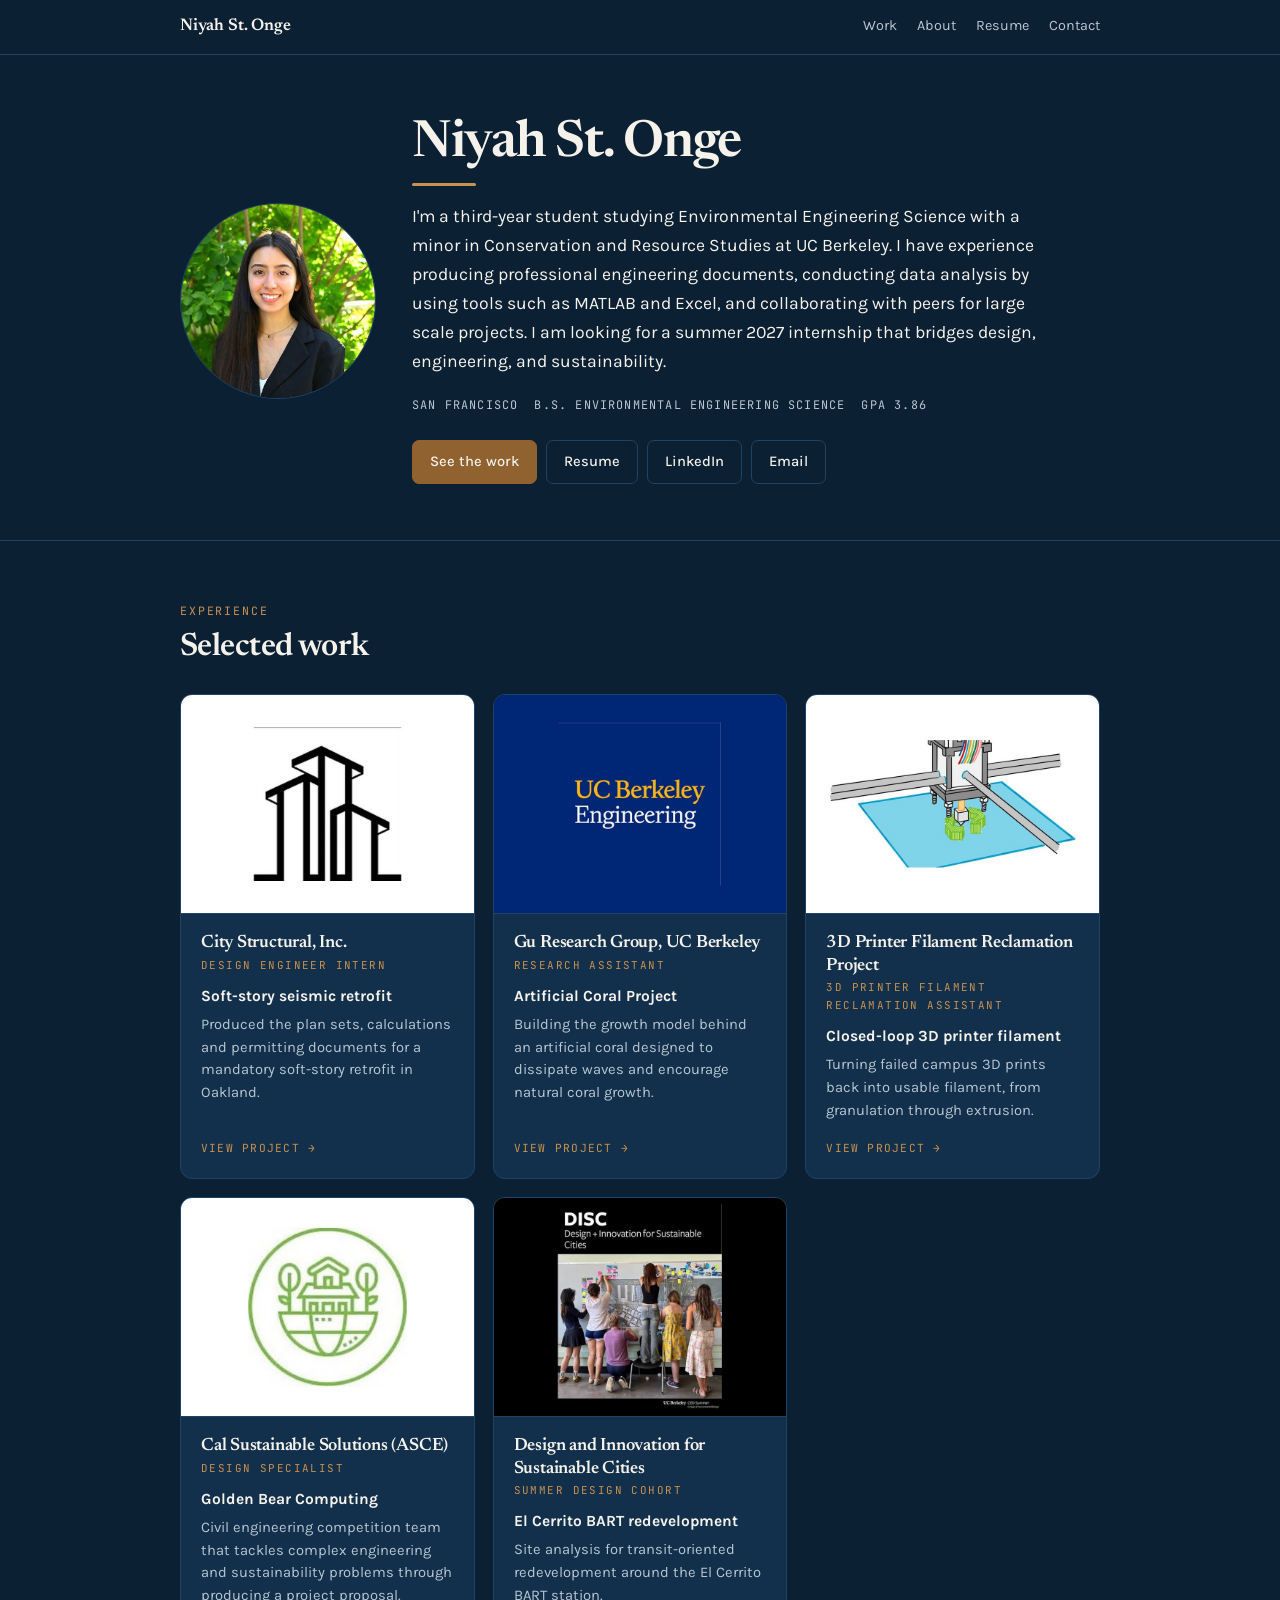
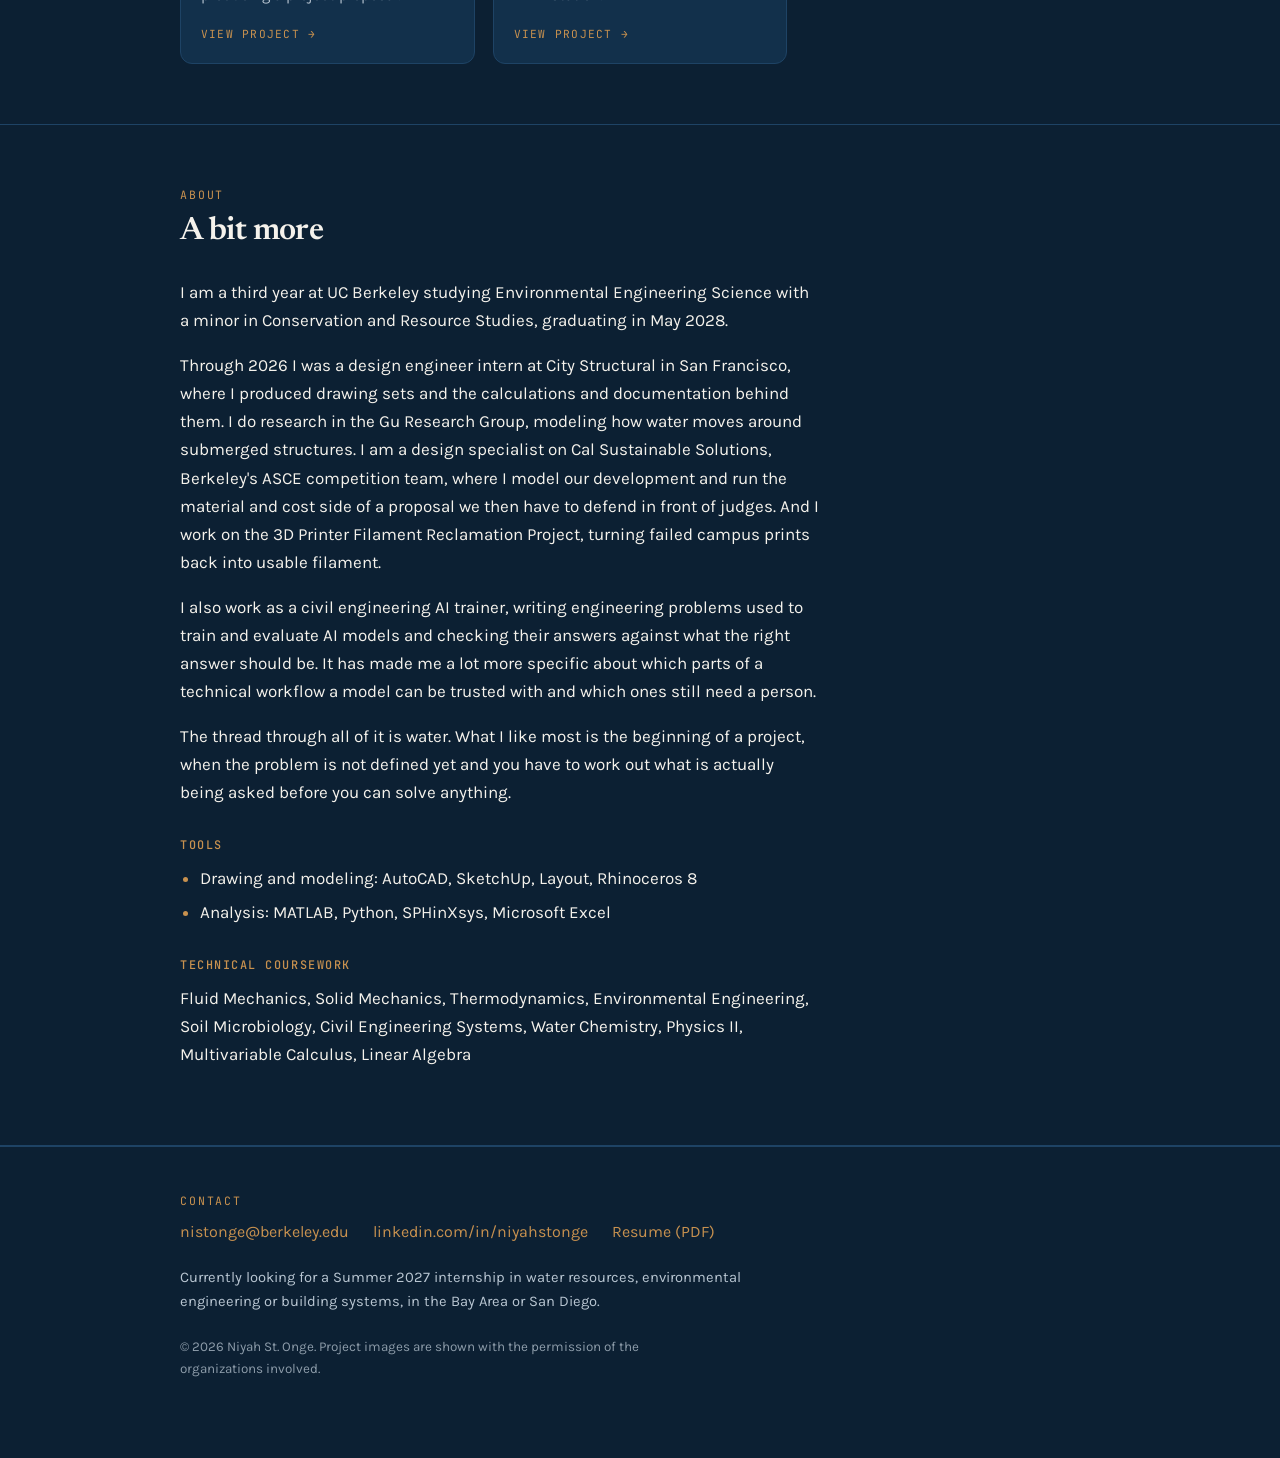
<file: index.html>
<!DOCTYPE html>
<html lang="en">
<head>
<meta charset="utf-8">
<meta name="viewport" content="width=device-width, initial-scale=1">
<title>Niyah St. Onge</title>
<meta name="description" content="Environmental Engineering Science at UC Berkeley. Selected work in water, coastal hydrodynamics and building design.">
<link rel="preconnect" href="https://fonts.googleapis.com">
<link rel="preconnect" href="https://fonts.gstatic.com" crossorigin>
<link rel="stylesheet" href="https://fonts.googleapis.com/css2?family=Newsreader:ital,opsz,wght@0,6..72,400;0,6..72,600;1,6..72,400&family=Karla:wght@400;500;700&family=JetBrains+Mono:wght@400;500&display=swap">
<link rel="stylesheet" href="style.css">
</head>
<body>
<nav>
  <div class="wrap">
    <a class="me" href="index.html">Niyah St. Onge</a>
    <a href="index.html#work">Work</a>
    <a href="index.html#about">About</a>
    <a href="assets/NiyahStOnge_Resume.pdf">Resume</a>
    <a href="index.html#contact">Contact</a>
  </div>
</nav>

<header class="hero">
  <div class="wrap hero-inner">
    <!-- PHOTO: replace assets/portrait.jpg with your own photo, roughly square works best.
         If you have no photo yet the monogram below shows instead. -->
    <div class="portrait">
      <img src="assets/portrait.jpg" alt="Niyah St. Onge" width="420" height="420"
           onerror="this.closest('.portrait').classList.add('no-photo');this.remove();">
      <span class="monogram" aria-hidden="true">NS</span>
    </div>
    <div class="hero-text">
      <h1>Niyah St. Onge</h1>
      <p class="standfirst">I'm a third-year student studying Environmental Engineering Science with a minor in Conservation and Resource Studies at UC Berkeley. I have experience producing professional engineering documents, conducting data analysis by using tools such as MATLAB and Excel, and collaborating with peers for large scale projects. I am looking for a summer 2027 internship that bridges design, engineering, and sustainability.</p>
      <div class="meta"><span>San Francisco</span><span>B.S. Environmental Engineering Science</span><span>GPA 3.86</span></div>
      <div class="links">
        <a class="primary" href="#work">See the work</a>
        <a href="assets/NiyahStOnge_Resume.pdf">Resume</a>
        <a href="https://www.linkedin.com/in/niyahstonge">LinkedIn</a>
        <a href="mailto:nistonge@berkeley.edu">Email</a>
      </div>
    </div>
  </div>
</header>

<main>
<section id="work">
  <div class="wrap">
    <p class="kicker">Experience</p>
    <h2 class="section-title">Selected work</h2>
    <div class="cards">
      <a class="card" href="retrofit.html">
        <span class="card-media">
          <!-- IMAGE: drop a photo at assets/card-retrofit.jpg to replace the icon -->
          <img src="assets/card-retrofit.jpg" alt="" loading="lazy"
               onerror="this.closest('.card-media').classList.add('no-img');this.remove();">
          <span class="card-fallback" aria-hidden="true"><svg viewBox="0 0 48 48" fill="none" stroke="currentColor" stroke-width="2" stroke-linecap="round" stroke-linejoin="round" aria-hidden="true"><path d="M8 42V14l16-8 16 8v28"/><path d="M8 28h32"/><path d="M8 28 24 42"/><path d="M40 28 24 42"/><path d="M14 14v14M34 14v14"/></svg></span>
        </span>
        <span class="card-body">
          <span class="card-org">City Structural, Inc.</span>
          <span class="card-role">Design Engineer Intern</span>
          <span class="card-title">Soft-story seismic retrofit</span>
          <span class="card-desc">Produced the plan sets, calculations and permitting documents for a mandatory soft-story retrofit in Oakland.</span>
          <span class="card-go">View project</span>
        </span>
      </a>
      <a class="card" href="research.html">
        <span class="card-media">
          <!-- IMAGE: drop a photo at assets/card-research.jpg to replace the icon -->
          <img src="assets/card-research.jpg" alt="" loading="lazy"
               onerror="this.closest('.card-media').classList.add('no-img');this.remove();">
          <span class="card-fallback" aria-hidden="true"><svg viewBox="0 0 48 48" fill="none" stroke="currentColor" stroke-width="2" stroke-linecap="round" stroke-linejoin="round" aria-hidden="true"><path d="M24 42V27"/><path d="M24 27c0-5-6-7-6-12M24 27c0-5 6-7 6-12"/><path d="M18 15c0-3-3-4-3-7M18 15c0-3 2-4 2-7M30 15c0-3 3-4 3-7M30 15c0-3-2-4-2-7"/><path d="M12 42h24"/><path d="M4 34c2-2 4 2 6 0M38 34c2-2 4 2 6 0"/><path d="M4 22c2-2 4 2 6 0M38 22c2-2 4 2 6 0"/></svg></span>
        </span>
        <span class="card-body">
          <span class="card-org">Gu Research Group, UC Berkeley</span>
          <span class="card-role">Research Assistant</span>
          <span class="card-title">Artificial Coral Project</span>
          <span class="card-desc">Building the growth model behind an artificial coral designed to dissipate waves and encourage natural coral growth.</span>
          <span class="card-go">View project</span>
        </span>
      </a>
      <a class="card" href="filament.html">
        <span class="card-media">
          <!-- IMAGE: drop a photo at assets/card-filament.jpg to replace the icon -->
          <img src="assets/card-filament.jpg" alt="" loading="lazy"
               onerror="this.closest('.card-media').classList.add('no-img');this.remove();">
          <span class="card-fallback" aria-hidden="true"><svg viewBox="0 0 48 48" fill="none" stroke="currentColor" stroke-width="2" stroke-linecap="round" stroke-linejoin="round" aria-hidden="true"><circle cx="24" cy="30" r="11"/><circle cx="24" cy="30" r="3.2"/><path d="M24 19c0-5 4-7 8-7"/><path d="M13 12h8l-2.5 5"/><path d="M35 7l3 5-5.6.6"/><path d="M8 41h32"/></svg></span>
        </span>
        <span class="card-body">
          <span class="card-org">3D Printer Filament Reclamation Project</span>
          <span class="card-role">3D Printer Filament Reclamation Assistant</span>
          <span class="card-title">Closed-loop 3D printer filament</span>
          <span class="card-desc">Turning failed campus 3D prints back into usable filament, from granulation through extrusion.</span>
          <span class="card-go">View project</span>
        </span>
      </a>
      <a class="card" href="goldenbear.html">
        <span class="card-media">
          <!-- IMAGE: drop a photo at assets/card-goldenbear.jpg to replace the icon -->
          <img src="assets/card-goldenbear.jpg" alt="" loading="lazy"
               onerror="this.closest('.card-media').classList.add('no-img');this.remove();">
          <span class="card-fallback" aria-hidden="true"><svg viewBox="0 0 48 48" fill="none" stroke="currentColor" stroke-width="2" stroke-linecap="round" stroke-linejoin="round" aria-hidden="true"><path d="M6 42V22h10v20"/><path d="M20 42V10h8v32"/><path d="M32 42V26h10v16"/><path d="M4 42h40"/><path d="M24 4v6"/><path d="M36 20c0-3 2-5 4-5 0 3-2 5-4 5Z"/></svg></span>
        </span>
        <span class="card-body">
          <span class="card-org">Cal Sustainable Solutions (ASCE)</span>
          <span class="card-role">Design Specialist</span>
          <span class="card-title">Golden Bear Computing</span>
          <span class="card-desc">Civil engineering competition team that tackles complex engineering and sustainability problems through producing a project proposal.</span>
          <span class="card-go">View project</span>
        </span>
      </a>
      <a class="card" href="disc.html">
        <span class="card-media">
          <!-- IMAGE: drop a photo at assets/card-disc.jpg to replace the icon -->
          <img src="assets/card-disc.jpg" alt="" loading="lazy"
               onerror="this.closest('.card-media').classList.add('no-img');this.remove();">
          <span class="card-fallback" aria-hidden="true"><svg viewBox="0 0 48 48" fill="none" stroke="currentColor" stroke-width="2" stroke-linecap="round" stroke-linejoin="round" aria-hidden="true"><rect x="14" y="8" width="20" height="24" rx="4"/><path d="M14 22h20"/><path d="M19 38l-4 6M29 38l4 6"/><circle cx="19" cy="27" r="1.4" fill="currentColor" stroke="none"/><circle cx="29" cy="27" r="1.4" fill="currentColor" stroke="none"/><path d="M4 42h40"/></svg></span>
        </span>
        <span class="card-body">
          <span class="card-org">Design and Innovation for Sustainable Cities</span>
          <span class="card-role">Summer Design Cohort</span>
          <span class="card-title">El Cerrito BART redevelopment</span>
          <span class="card-desc">Site analysis for transit-oriented redevelopment around the El Cerrito BART station.</span>
          <span class="card-go">View project</span>
        </span>
      </a>
    </div>
  </div>
</section>

<section id="about">
  <div class="wrap">
    <p class="kicker">About</p>
    <h2 class="section-title">A bit more</h2>
    <p>I am a third year at UC Berkeley studying Environmental Engineering Science with a minor in Conservation and Resource Studies, graduating in May 2028.</p>
    <p>Through 2026 I was a design engineer intern at City Structural in San Francisco, where I produced drawing sets and the calculations and documentation behind them. I do research in the Gu Research Group, modeling how water moves around submerged structures. I am a design specialist on Cal Sustainable Solutions, Berkeley's ASCE competition team, where I model our development and run the material and cost side of a proposal we then have to defend in front of judges. And I work on the 3D Printer Filament Reclamation Project, turning failed campus prints back into usable filament.</p>
    <p>I also work as a civil engineering AI trainer, writing engineering problems used to train and evaluate AI models and checking their answers against what the right answer should be. It has made me a lot more specific about which parts of a technical workflow a model can be trusted with and which ones still need a person.</p>
    <p>The thread through all of it is water. What I like most is the beginning of a project, when the problem is not defined yet and you have to work out what is actually being asked before you can solve anything.</p>
    <h3>Tools</h3>
    <ul class="plain">
      <li>Drawing and modeling: AutoCAD, SketchUp, Layout, Rhinoceros 8</li>
      <li>Analysis: MATLAB, Python, SPHinXsys, Microsoft Excel</li>
    </ul>
    <h3>Technical coursework</h3>
    <p>Fluid Mechanics, Solid Mechanics, Thermodynamics, Environmental Engineering, Soil Microbiology, Civil Engineering Systems, Water Chemistry, Physics II, Multivariable Calculus, Linear Algebra</p>
  </div>
</section>
</main>

<footer id="contact">
  <div class="wrap">
    <p class="kicker">Contact</p>
    <div class="contact-row">
      <a href="mailto:nistonge@berkeley.edu">nistonge@berkeley.edu</a>
      <a href="https://www.linkedin.com/in/niyahstonge">linkedin.com/in/niyahstonge</a>
      <a href="assets/NiyahStOnge_Resume.pdf">Resume (PDF)</a>
    </div>
    <p>Currently looking for a Summer 2027 internship in water resources, environmental engineering or building systems, in the Bay Area or San Diego.</p>
    <p class="fineprint">&copy; 2026 Niyah St. Onge. Project images are shown with the permission of the organizations involved.</p>
  </div>
</footer>
</body>
</html>
</file>
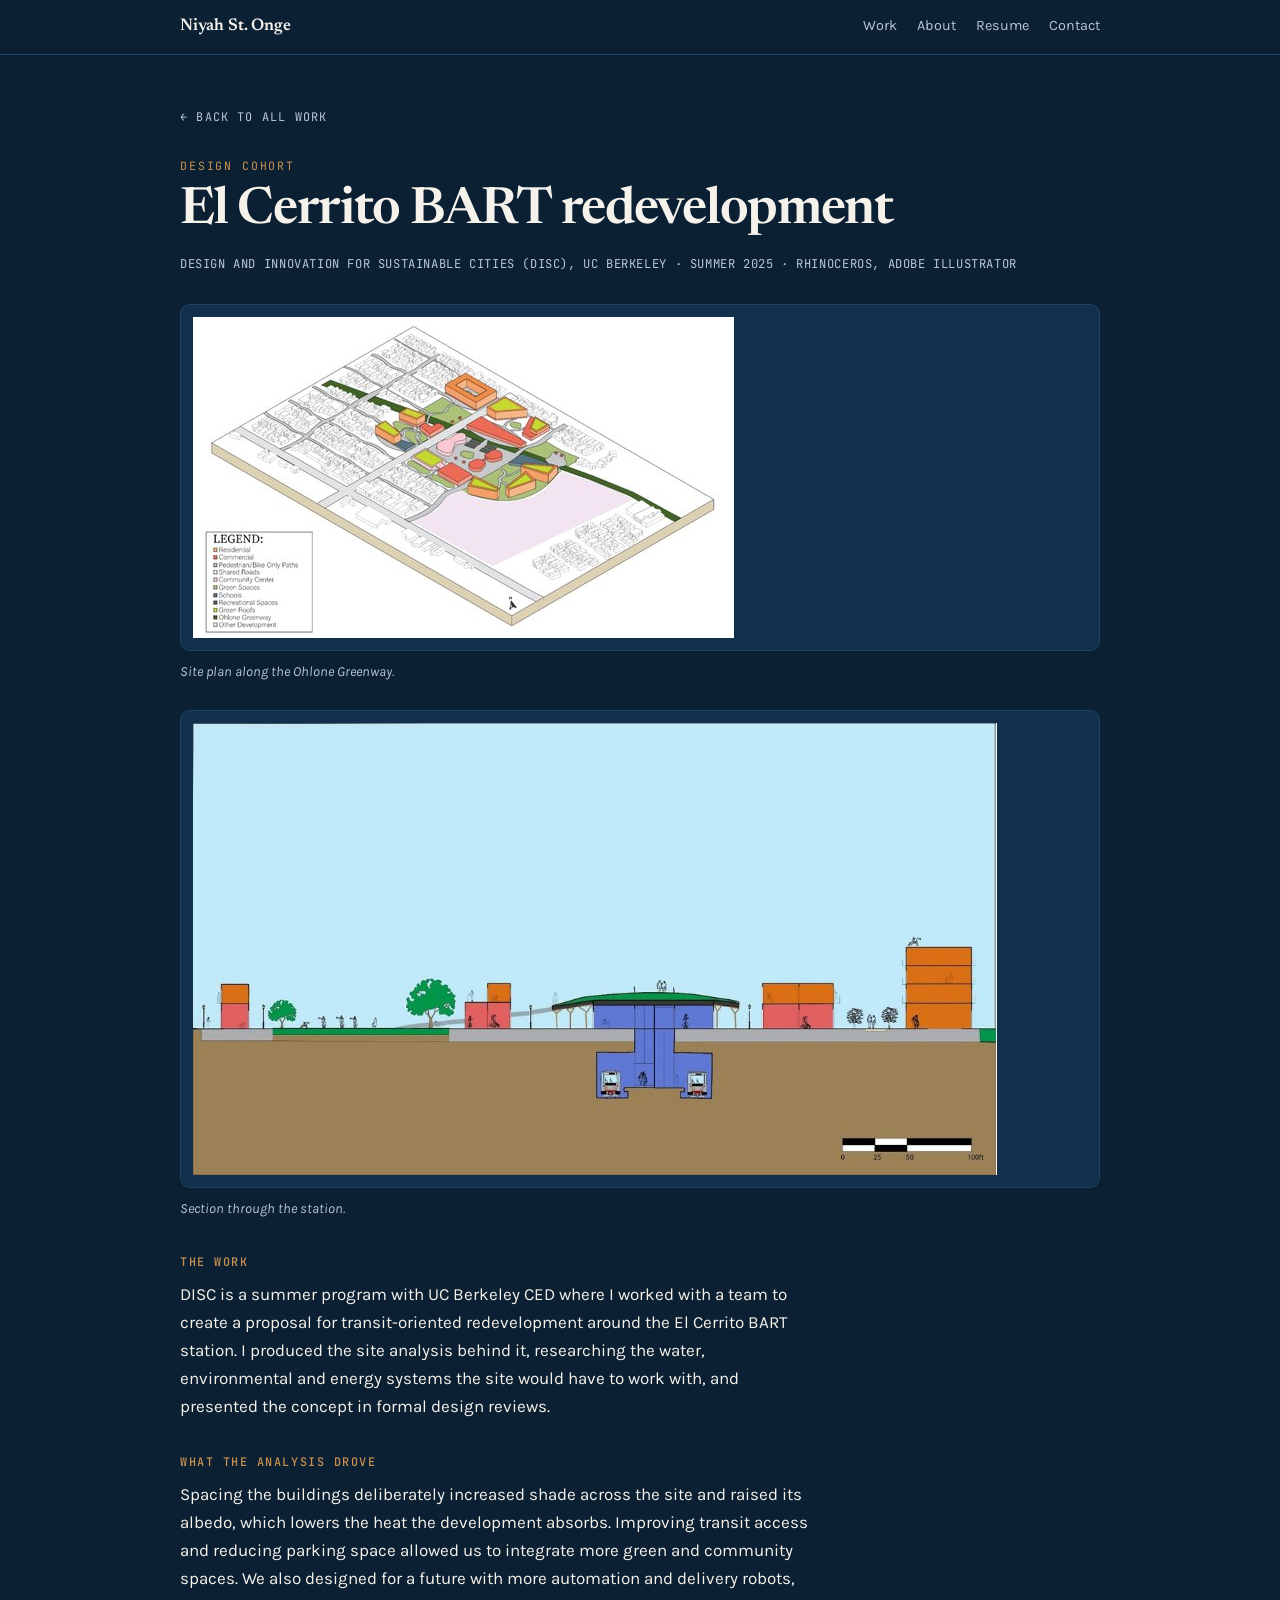
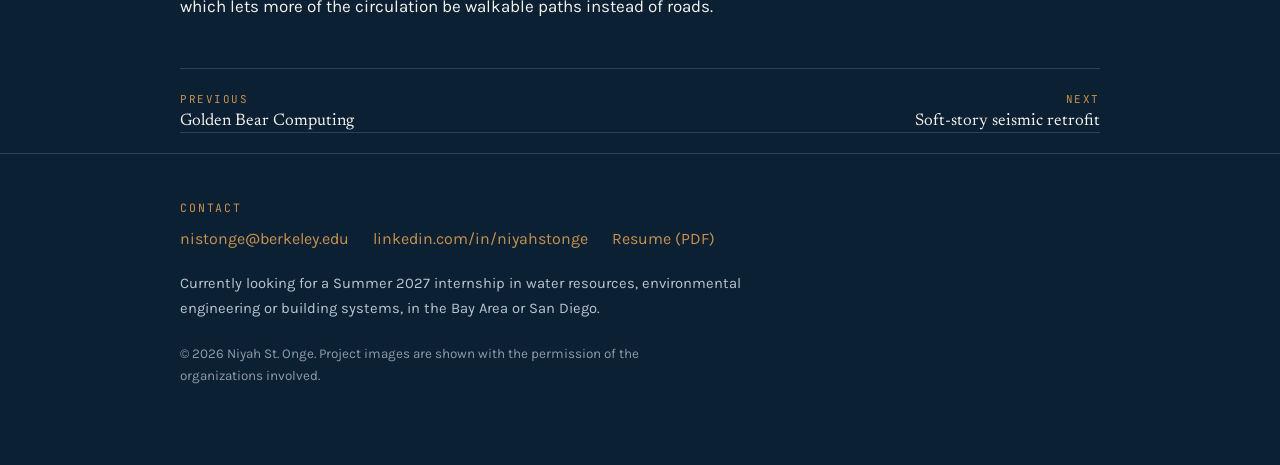
<file: disc.html>
<!DOCTYPE html>
<html lang="en">
<head>
<meta charset="utf-8">
<meta name="viewport" content="width=device-width, initial-scale=1">
<title>El Cerrito BART redevelopment — Niyah St. Onge</title>
<meta name="description" content="Site analysis for transit-oriented redevelopment around the El Cerrito BART station.">
<link rel="preconnect" href="https://fonts.googleapis.com">
<link rel="preconnect" href="https://fonts.gstatic.com" crossorigin>
<link rel="stylesheet" href="https://fonts.googleapis.com/css2?family=Newsreader:ital,opsz,wght@0,6..72,400;0,6..72,600;1,6..72,400&family=Karla:wght@400;500;700&family=JetBrains+Mono:wght@400;500&display=swap">
<link rel="stylesheet" href="style.css">
</head>
<body>
<nav>
  <div class="wrap">
    <a class="me" href="index.html">Niyah St. Onge</a>
    <a href="index.html#work">Work</a>
    <a href="index.html#about">About</a>
    <a href="assets/NiyahStOnge_Resume.pdf">Resume</a>
    <a href="index.html#contact">Contact</a>
  </div>
</nav>

<main class="project">
  <div class="wrap">
  <a class="back" href="index.html#work">Back to all work</a>
  <p class="kicker">Design cohort</p>
  <h1>El Cerrito BART redevelopment</h1>
  <p class="sub">Design and Innovation for Sustainable Cities (DISC), UC Berkeley &middot; Summer 2025 &middot; Rhinoceros, Adobe Illustrator</p>

  <figure>
    <div class="shot"><img src="assets/disc-plan.jpg" alt="Axonometric site plan of the El Cerrito BART redevelopment along the Ohlone Greenway" loading="lazy" width="541" height="321"></div>
    <figcaption>Site plan along the Ohlone Greenway.</figcaption>
  </figure>

  <figure>
    <div class="shot"><img src="assets/disc-section.jpg" alt="Section drawing through the El Cerrito BART station showing the below grade platform and adjacent development" loading="lazy" width="804" height="452"></div>
    <figcaption>Section through the station.</figcaption>
  </figure>

  <h2>The work</h2>
  <p>DISC is a summer program with UC Berkeley CED where I worked with a team to create a proposal for transit-oriented redevelopment around the El Cerrito BART station. I produced the site analysis behind it, researching the water, environmental and energy systems the site would have to work with, and presented the concept in formal design reviews.</p>

  <h2>What the analysis drove</h2>
  <p>Spacing the buildings deliberately increased shade across the site and raised its albedo, which lowers the heat the development absorbs. Improving transit access and reducing parking space allowed us to integrate more green and community spaces. We also designed for a future with more automation and delivery robots, which lets more of the circulation be walkable paths instead of roads.</p>

  <nav class="pager">
    <a href="goldenbear.html"><span>Previous</span>Golden Bear Computing</a>
    <a href="retrofit.html" class="right"><span>Next</span>Soft-story seismic retrofit</a>
  </nav>
  </div>
</main>

<footer id="contact">
  <div class="wrap">
    <p class="kicker">Contact</p>
    <div class="contact-row">
      <a href="mailto:nistonge@berkeley.edu">nistonge@berkeley.edu</a>
      <a href="https://www.linkedin.com/in/niyahstonge">linkedin.com/in/niyahstonge</a>
      <a href="assets/NiyahStOnge_Resume.pdf">Resume (PDF)</a>
    </div>
    <p>Currently looking for a Summer 2027 internship in water resources, environmental engineering or building systems, in the Bay Area or San Diego.</p>
    <p class="fineprint">&copy; 2026 Niyah St. Onge. Project images are shown with the permission of the organizations involved.</p>
  </div>
</footer>
</body>
</html>
</file>
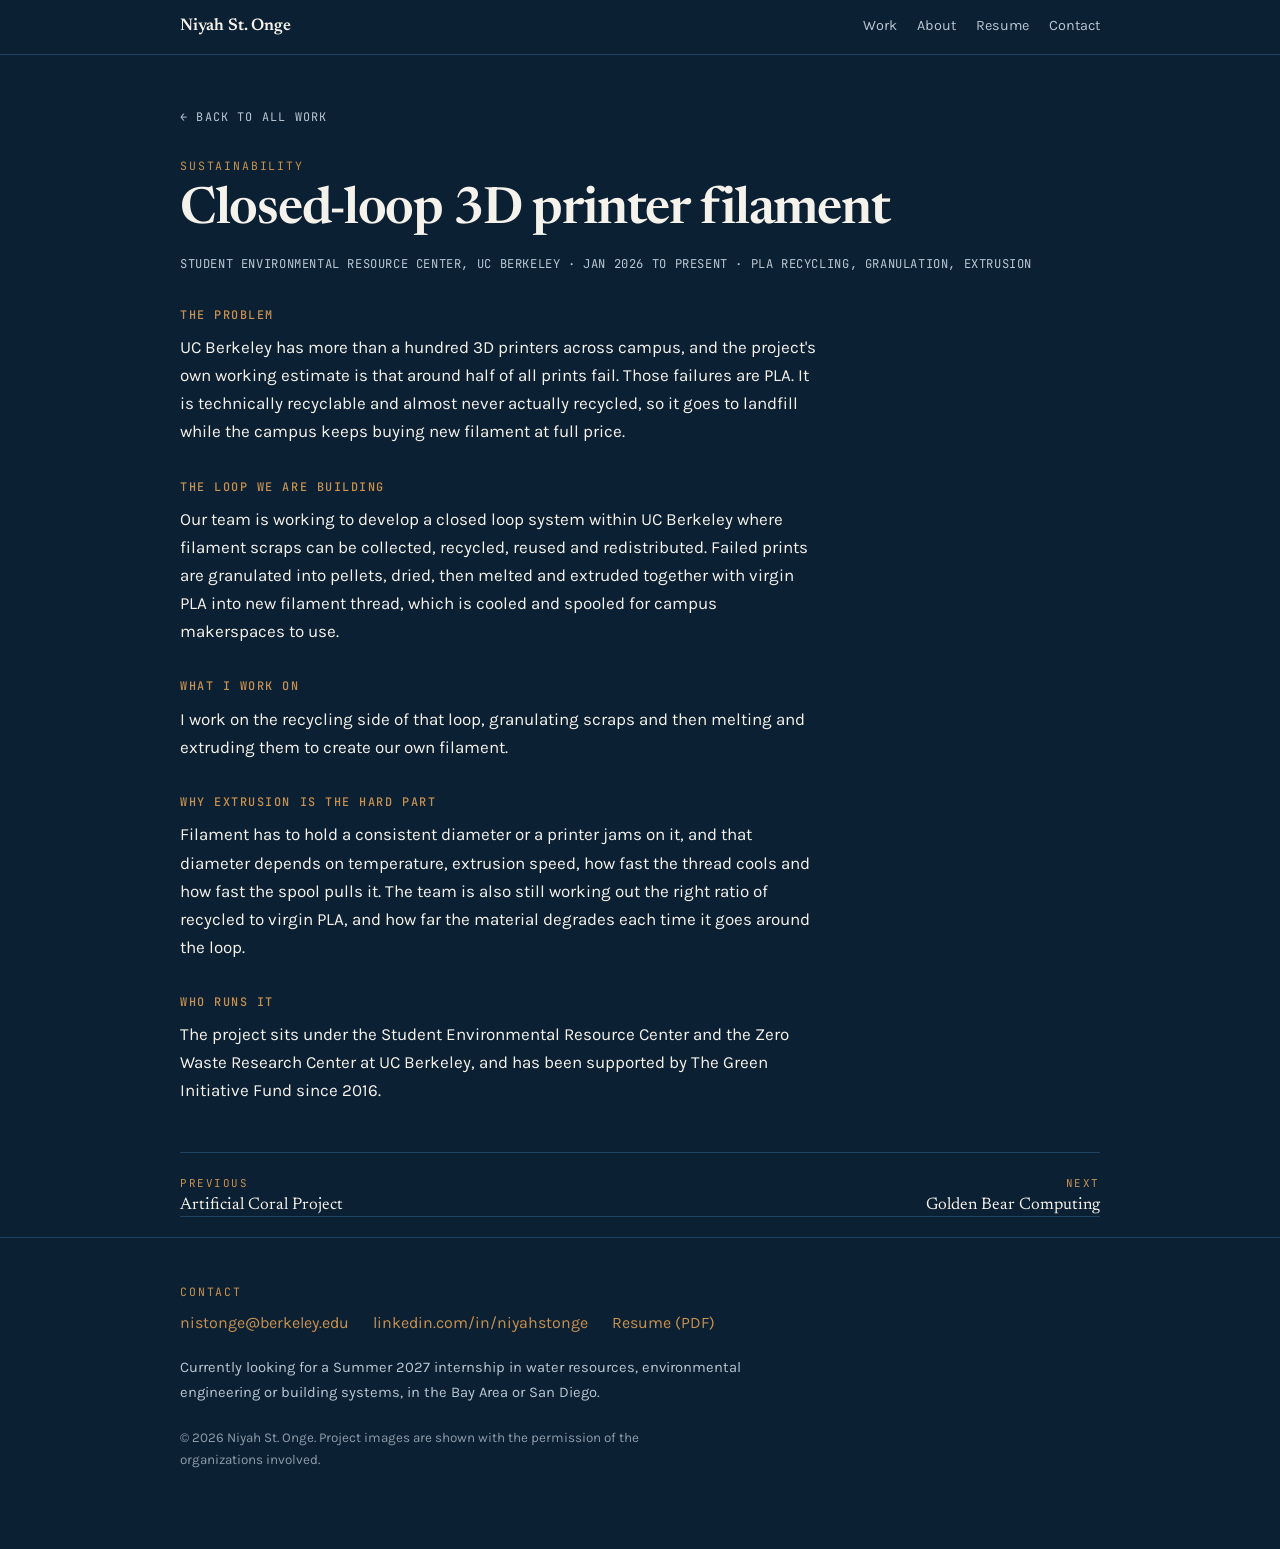
<file: filament.html>
<!DOCTYPE html>
<html lang="en">
<head>
<meta charset="utf-8">
<meta name="viewport" content="width=device-width, initial-scale=1">
<title>Closed-loop 3D printer filament — Niyah St. Onge</title>
<meta name="description" content="Turning failed campus 3D prints back into usable filament, from granulation through extrusion.">
<link rel="preconnect" href="https://fonts.googleapis.com">
<link rel="preconnect" href="https://fonts.gstatic.com" crossorigin>
<link rel="stylesheet" href="https://fonts.googleapis.com/css2?family=Newsreader:ital,opsz,wght@0,6..72,400;0,6..72,600;1,6..72,400&family=Karla:wght@400;500;700&family=JetBrains+Mono:wght@400;500&display=swap">
<link rel="stylesheet" href="style.css">
</head>
<body>
<nav>
  <div class="wrap">
    <a class="me" href="index.html">Niyah St. Onge</a>
    <a href="index.html#work">Work</a>
    <a href="index.html#about">About</a>
    <a href="assets/NiyahStOnge_Resume.pdf">Resume</a>
    <a href="index.html#contact">Contact</a>
  </div>
</nav>

<main class="project">
  <div class="wrap">
  <a class="back" href="index.html#work">Back to all work</a>
  <p class="kicker">Sustainability</p>
  <h1>Closed-loop 3D printer filament</h1>
  <p class="sub">Student Environmental Resource Center, UC Berkeley &middot; Jan 2026 to present &middot; PLA recycling, granulation, extrusion</p>

  <h2>The problem</h2>
  <p>UC Berkeley has more than a hundred 3D printers across campus, and the project's own working estimate is that around half of all prints fail. Those failures are PLA. It is technically recyclable and almost never actually recycled, so it goes to landfill while the campus keeps buying new filament at full price.</p>

  <h2>The loop we are building</h2>
  <p>Our team is working to develop a closed loop system within UC Berkeley where filament scraps can be collected, recycled, reused and redistributed. Failed prints are granulated into pellets, dried, then melted and extruded together with virgin PLA into new filament thread, which is cooled and spooled for campus makerspaces to use.</p>

  <h2>What I work on</h2>
  <p>I work on the recycling side of that loop, granulating scraps and then melting and extruding them to create our own filament.</p>

  <h2>Why extrusion is the hard part</h2>
  <p>Filament has to hold a consistent diameter or a printer jams on it, and that diameter depends on temperature, extrusion speed, how fast the thread cools and how fast the spool pulls it. The team is also still working out the right ratio of recycled to virgin PLA, and how far the material degrades each time it goes around the loop.</p>

  <h2>Who runs it</h2>
  <p>The project sits under the Student Environmental Resource Center and the Zero Waste Research Center at UC Berkeley, and has been supported by The Green Initiative Fund since 2016.</p>

  <nav class="pager">
    <a href="research.html"><span>Previous</span>Artificial Coral Project</a>
    <a href="goldenbear.html" class="right"><span>Next</span>Golden Bear Computing</a>
  </nav>
  </div>
</main>

<footer id="contact">
  <div class="wrap">
    <p class="kicker">Contact</p>
    <div class="contact-row">
      <a href="mailto:nistonge@berkeley.edu">nistonge@berkeley.edu</a>
      <a href="https://www.linkedin.com/in/niyahstonge">linkedin.com/in/niyahstonge</a>
      <a href="assets/NiyahStOnge_Resume.pdf">Resume (PDF)</a>
    </div>
    <p>Currently looking for a Summer 2027 internship in water resources, environmental engineering or building systems, in the Bay Area or San Diego.</p>
    <p class="fineprint">&copy; 2026 Niyah St. Onge. Project images are shown with the permission of the organizations involved.</p>
  </div>
</footer>
</body>
</html>
</file>
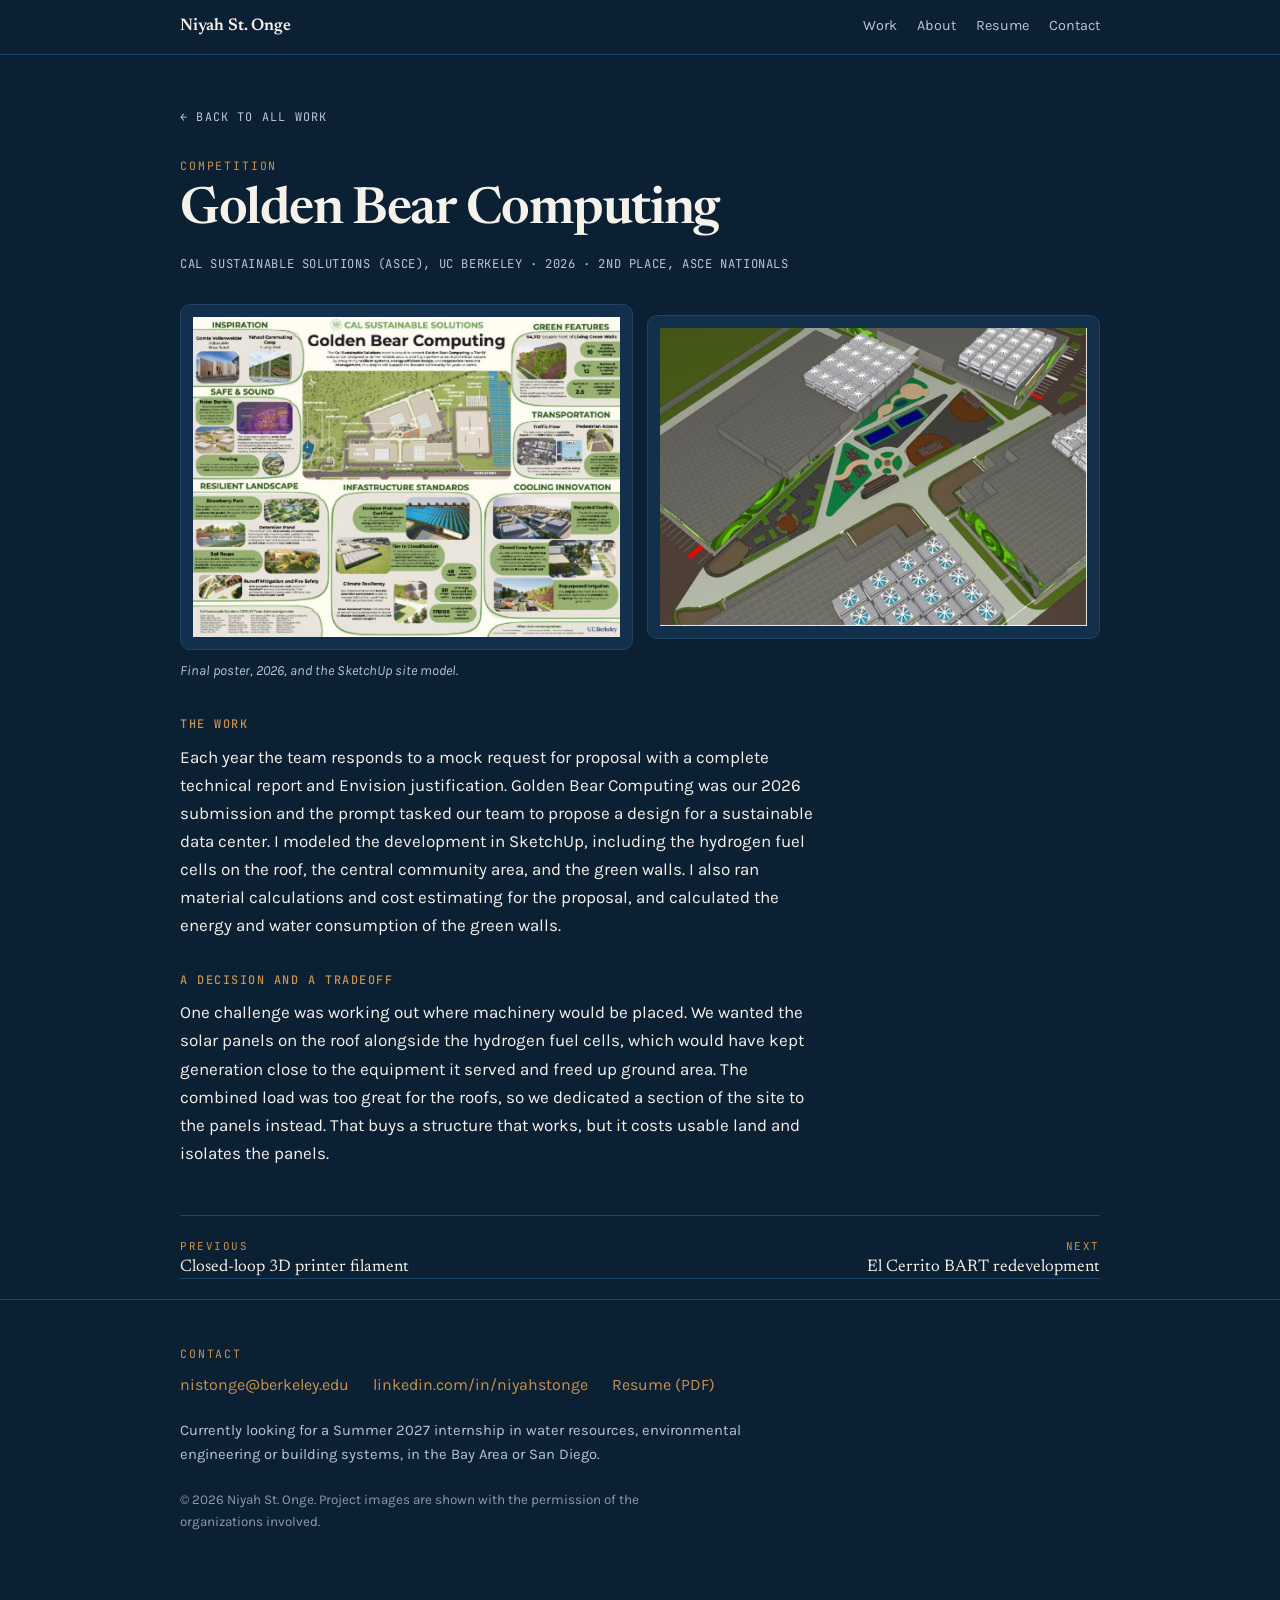
<file: goldenbear.html>
<!DOCTYPE html>
<html lang="en">
<head>
<meta charset="utf-8">
<meta name="viewport" content="width=device-width, initial-scale=1">
<title>Golden Bear Computing — Niyah St. Onge</title>
<meta name="description" content="Civil engineering competition team that tackles complex engineering and sustainability problems through producing a project proposal.">
<link rel="preconnect" href="https://fonts.googleapis.com">
<link rel="preconnect" href="https://fonts.gstatic.com" crossorigin>
<link rel="stylesheet" href="https://fonts.googleapis.com/css2?family=Newsreader:ital,opsz,wght@0,6..72,400;0,6..72,600;1,6..72,400&family=Karla:wght@400;500;700&family=JetBrains+Mono:wght@400;500&display=swap">
<link rel="stylesheet" href="style.css">
</head>
<body>
<nav>
  <div class="wrap">
    <a class="me" href="index.html">Niyah St. Onge</a>
    <a href="index.html#work">Work</a>
    <a href="index.html#about">About</a>
    <a href="assets/NiyahStOnge_Resume.pdf">Resume</a>
    <a href="index.html#contact">Contact</a>
  </div>
</nav>

<main class="project">
  <div class="wrap">
  <a class="back" href="index.html#work">Back to all work</a>
  <p class="kicker">Competition</p>
  <h1>Golden Bear Computing</h1>
  <p class="sub">Cal Sustainable Solutions (ASCE), UC Berkeley &middot; 2026 &middot; 2nd Place, ASCE Nationals</p>

  <figure>
    <div class="pair">
      <div class="shot"><img src="assets/goldenbear-poster.jpg" alt="Golden Bear Computing final competition poster" loading="lazy" width="976" height="732"></div>
      <div class="shot"><img src="assets/campanile-model.jpg" alt="SketchUp site model of the Golden Bear Computing development" loading="lazy" width="513" height="358"></div>
    </div>
    <figcaption>Final poster, 2026, and the SketchUp site model.</figcaption>
  </figure>

  <h2>The work</h2>
  <p>Each year the team responds to a mock request for proposal with a complete technical report and Envision justification. Golden Bear Computing was our 2026 submission and the prompt tasked our team to propose a design for a sustainable data center. I modeled the development in SketchUp, including the hydrogen fuel cells on the roof, the central community area, and the green walls. I also ran material calculations and cost estimating for the proposal, and calculated the energy and water consumption of the green walls.</p>

  <h2>A decision and a tradeoff</h2>
  <p>One challenge was working out where machinery would be placed. We wanted the solar panels on the roof alongside the hydrogen fuel cells, which would have kept generation close to the equipment it served and freed up ground area. The combined load was too great for the roofs, so we dedicated a section of the site to the panels instead. That buys a structure that works, but it costs usable land and isolates the panels.</p>

  <nav class="pager">
    <a href="filament.html"><span>Previous</span>Closed-loop 3D printer filament</a>
    <a href="disc.html" class="right"><span>Next</span>El Cerrito BART redevelopment</a>
  </nav>
  </div>
</main>

<footer id="contact">
  <div class="wrap">
    <p class="kicker">Contact</p>
    <div class="contact-row">
      <a href="mailto:nistonge@berkeley.edu">nistonge@berkeley.edu</a>
      <a href="https://www.linkedin.com/in/niyahstonge">linkedin.com/in/niyahstonge</a>
      <a href="assets/NiyahStOnge_Resume.pdf">Resume (PDF)</a>
    </div>
    <p>Currently looking for a Summer 2027 internship in water resources, environmental engineering or building systems, in the Bay Area or San Diego.</p>
    <p class="fineprint">&copy; 2026 Niyah St. Onge. Project images are shown with the permission of the organizations involved.</p>
  </div>
</footer>
</body>
</html>
</file>
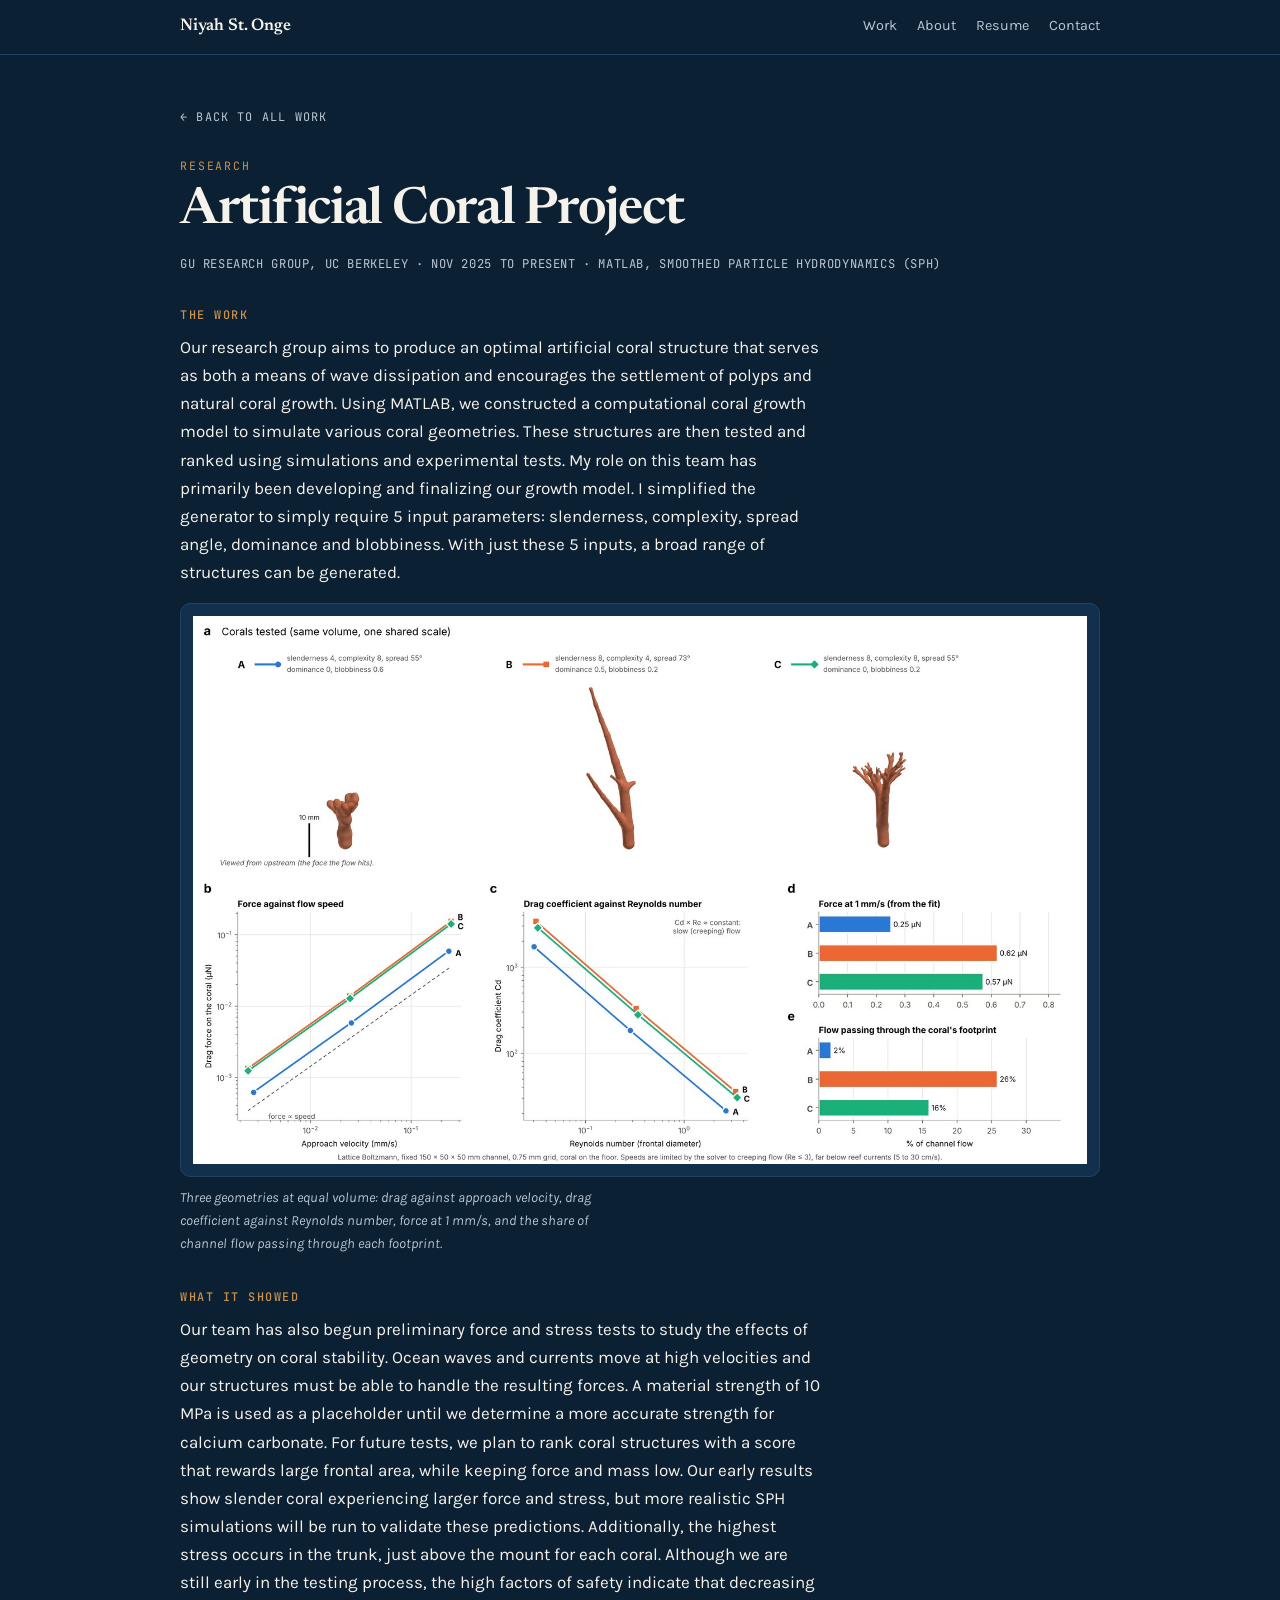
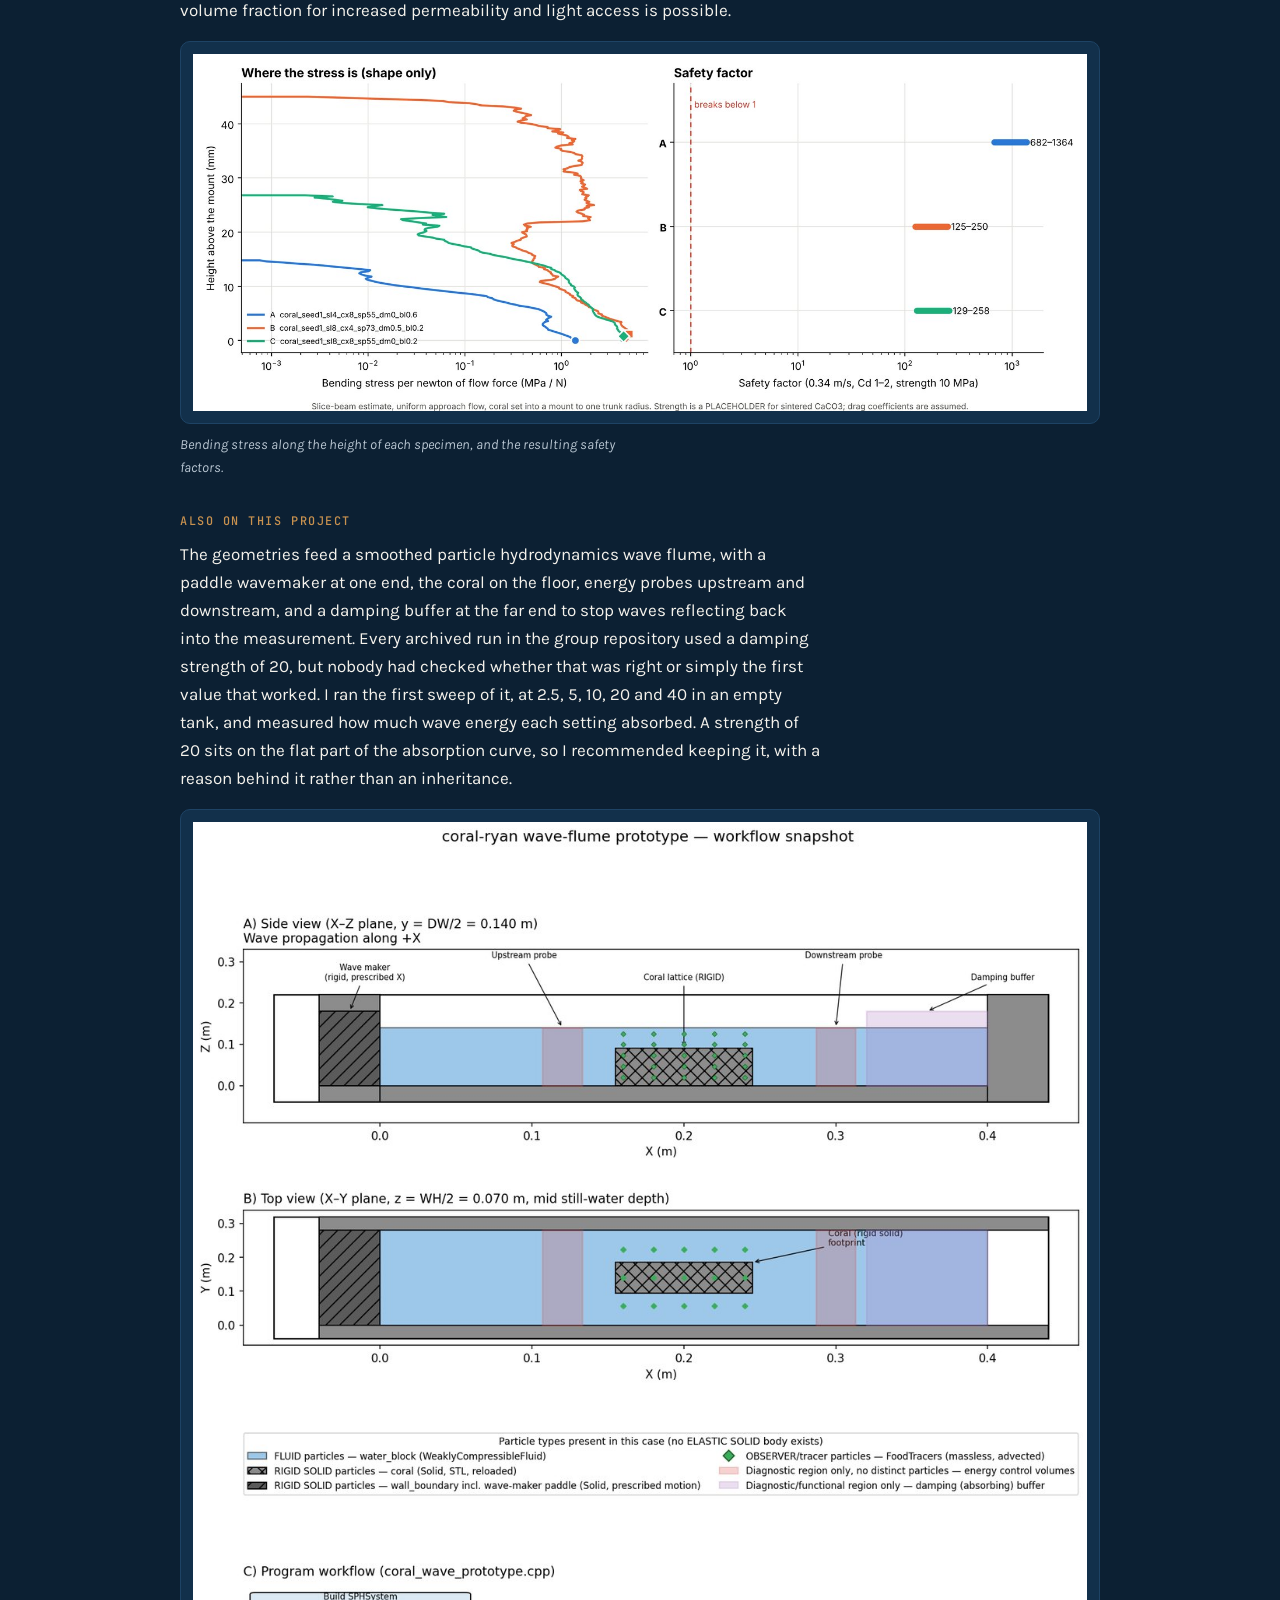
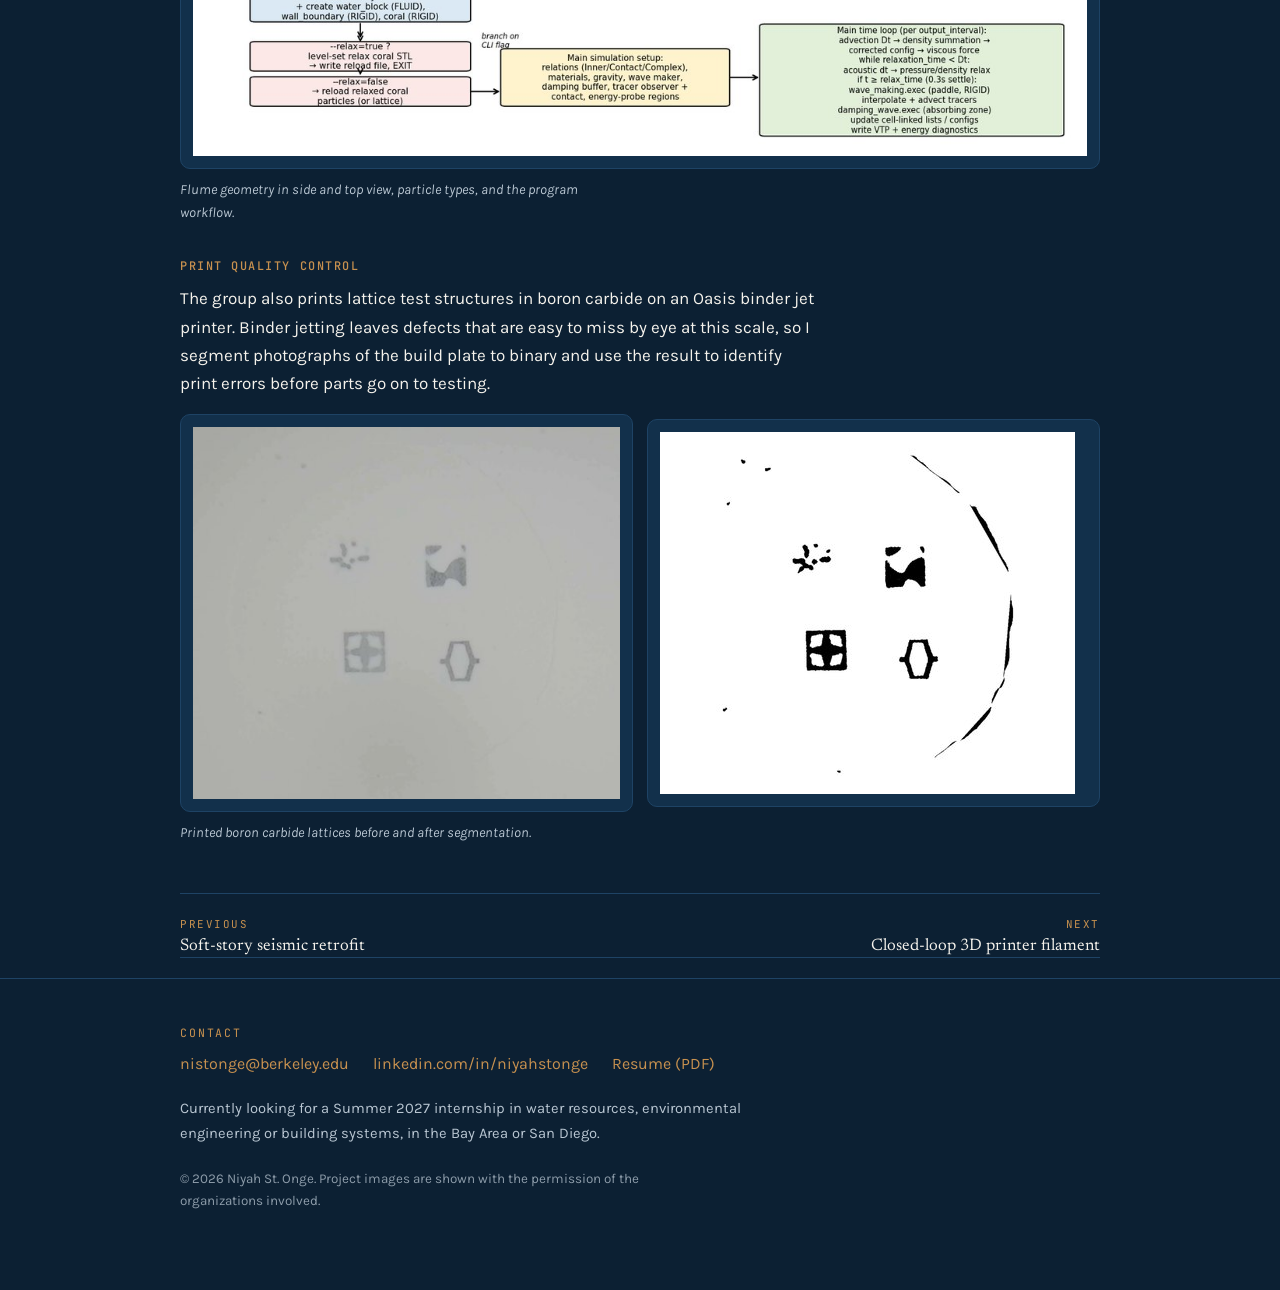
<file: research.html>
<!DOCTYPE html>
<html lang="en">
<head>
<meta charset="utf-8">
<meta name="viewport" content="width=device-width, initial-scale=1">
<title>Artificial Coral Project — Niyah St. Onge</title>
<meta name="description" content="Building the growth model behind an artificial coral designed to dissipate waves and encourage natural coral growth.">
<link rel="preconnect" href="https://fonts.googleapis.com">
<link rel="preconnect" href="https://fonts.gstatic.com" crossorigin>
<link rel="stylesheet" href="https://fonts.googleapis.com/css2?family=Newsreader:ital,opsz,wght@0,6..72,400;0,6..72,600;1,6..72,400&family=Karla:wght@400;500;700&family=JetBrains+Mono:wght@400;500&display=swap">
<link rel="stylesheet" href="style.css">
</head>
<body>
<nav>
  <div class="wrap">
    <a class="me" href="index.html">Niyah St. Onge</a>
    <a href="index.html#work">Work</a>
    <a href="index.html#about">About</a>
    <a href="assets/NiyahStOnge_Resume.pdf">Resume</a>
    <a href="index.html#contact">Contact</a>
  </div>
</nav>

<main class="project">
  <div class="wrap">
  <a class="back" href="index.html#work">Back to all work</a>
  <p class="kicker">Research</p>
  <h1>Artificial Coral Project</h1>
  <p class="sub">Gu Research Group, UC Berkeley &middot; Nov 2025 to present &middot; MATLAB, Smoothed Particle Hydrodynamics (SPH)</p>

  <h2>The work</h2>
  <p>Our research group aims to produce an optimal artificial coral structure that serves as both a means of wave dissipation and encourages the settlement of polyps and natural coral growth. Using MATLAB, we constructed a computational coral growth model to simulate various coral geometries. These structures are then tested and ranked using simulations and experimental tests. My role on this team has primarily been developing and finalizing our growth model. I simplified the generator to simply require 5 input parameters: slenderness, complexity, spread angle, dominance and blobbiness. With just these 5 inputs, a broad range of structures can be generated.</p>

  <figure>
    <div class="shot"><img src="assets/coral-drag.jpg" alt="Four plots comparing three coral geometries: drag against approach velocity, drag coefficient against Reynolds number, force at 1 mm per second, and share of channel flow through each footprint" loading="lazy" width="1600" height="981"></div>
    <figcaption>Three geometries at equal volume: drag against approach velocity, drag coefficient against Reynolds number, force at 1 mm/s, and the share of channel flow passing through each footprint.</figcaption>
  </figure>

  <h2>What it showed</h2>
  <p>Our team has also begun preliminary force and stress tests to study the effects of geometry on coral stability. Ocean waves and currents move at high velocities and our structures must be able to handle the resulting forces. A material strength of 10 MPa is used as a placeholder until we determine a more accurate strength for calcium carbonate. For future tests, we plan to rank coral structures with a score that rewards large frontal area, while keeping force and mass low. Our early results show slender coral experiencing larger force and stress, but more realistic SPH simulations will be run to validate these predictions. Additionally, the highest stress occurs in the trunk, just above the mount for each coral. Although we are still early in the testing process, the high factors of safety indicate that decreasing volume fraction for increased permeability and light access is possible.</p>

  <figure>
    <div class="shot"><img src="assets/coral-stress.jpg" alt="Bending stress along the height of each coral specimen and the resulting safety factors" loading="lazy" width="1600" height="640"></div>
    <figcaption>Bending stress along the height of each specimen, and the resulting safety factors.</figcaption>
  </figure>

  <h2>Also on this project</h2>
  <p>The geometries feed a smoothed particle hydrodynamics wave flume, with a paddle wavemaker at one end, the coral on the floor, energy probes upstream and downstream, and a damping buffer at the far end to stop waves reflecting back into the measurement. Every archived run in the group repository used a damping strength of 20, but nobody had checked whether that was right or simply the first value that worked. I ran the first sweep of it, at 2.5, 5, 10, 20 and 40 in an empty tank, and measured how much wave energy each setting absorbed. A strength of 20 sits on the flat part of the absorption curve, so I recommended keeping it, with a reason behind it rather than an inheritance.</p>

  <figure>
    <div class="shot"><img src="assets/wave-flume.jpg" alt="Wave flume geometry in side and top view with particle types and the program workflow" loading="lazy" width="1149" height="1200"></div>
    <figcaption>Flume geometry in side and top view, particle types, and the program workflow.</figcaption>
  </figure>

  <h2>Print quality control</h2>
  <p>The group also prints lattice test structures in boron carbide on an Oasis binder jet printer. Binder jetting leaves defects that are easy to miss by eye at this scale, so I segment photographs of the build plate to binary and use the result to identify print errors before parts go on to testing.</p>

  <figure>
    <div class="pair">
      <div class="shot"><img src="assets/segment-before.jpg" alt="Photograph of printed boron carbide lattices before segmentation" loading="lazy" width="503" height="439"></div>
      <div class="shot"><img src="assets/segment-after.jpg" alt="The same lattices after segmentation to a binary image" loading="lazy" width="415" height="362"></div>
    </div>
    <figcaption>Printed boron carbide lattices before and after segmentation.</figcaption>
  </figure>

  <nav class="pager">
    <a href="retrofit.html"><span>Previous</span>Soft-story seismic retrofit</a>
    <a href="filament.html" class="right"><span>Next</span>Closed-loop 3D printer filament</a>
  </nav>
  </div>
</main>

<footer id="contact">
  <div class="wrap">
    <p class="kicker">Contact</p>
    <div class="contact-row">
      <a href="mailto:nistonge@berkeley.edu">nistonge@berkeley.edu</a>
      <a href="https://www.linkedin.com/in/niyahstonge">linkedin.com/in/niyahstonge</a>
      <a href="assets/NiyahStOnge_Resume.pdf">Resume (PDF)</a>
    </div>
    <p>Currently looking for a Summer 2027 internship in water resources, environmental engineering or building systems, in the Bay Area or San Diego.</p>
    <p class="fineprint">&copy; 2026 Niyah St. Onge. Project images are shown with the permission of the organizations involved.</p>
  </div>
</footer>
</body>
</html>
</file>
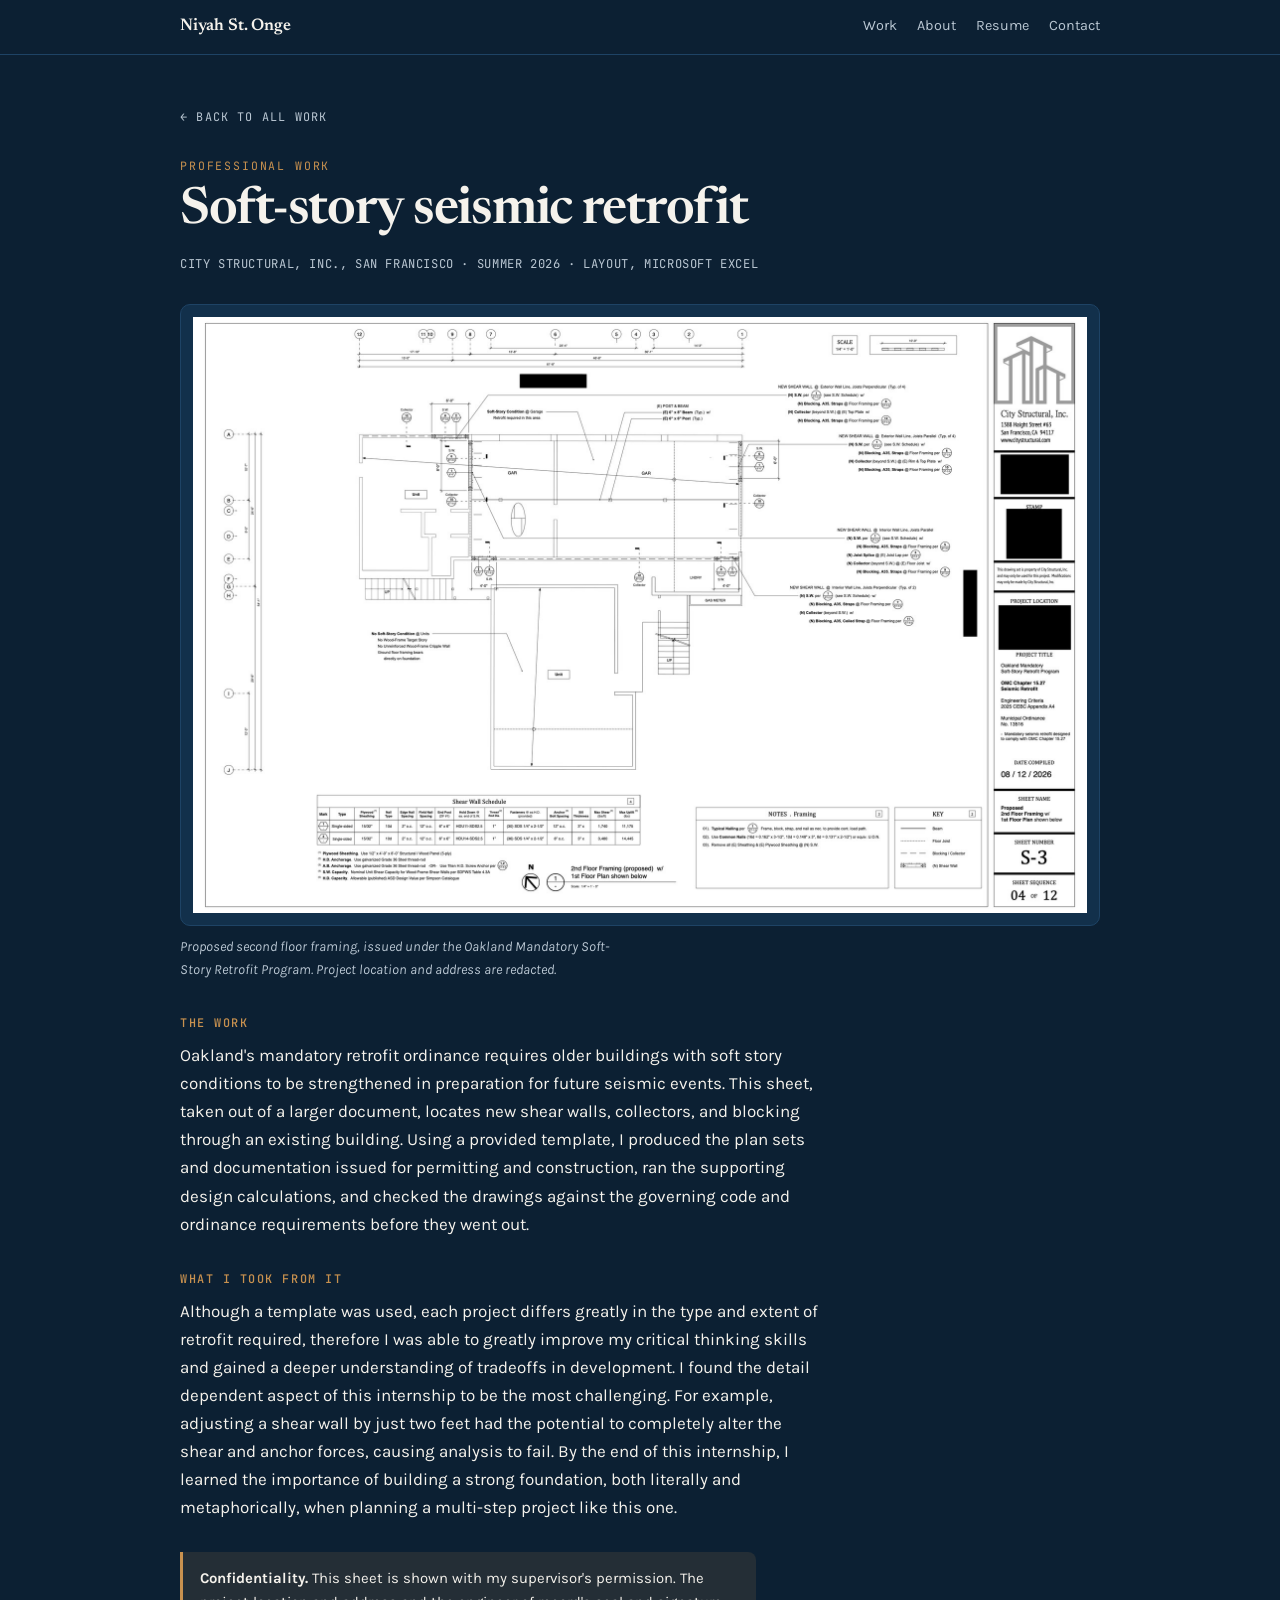
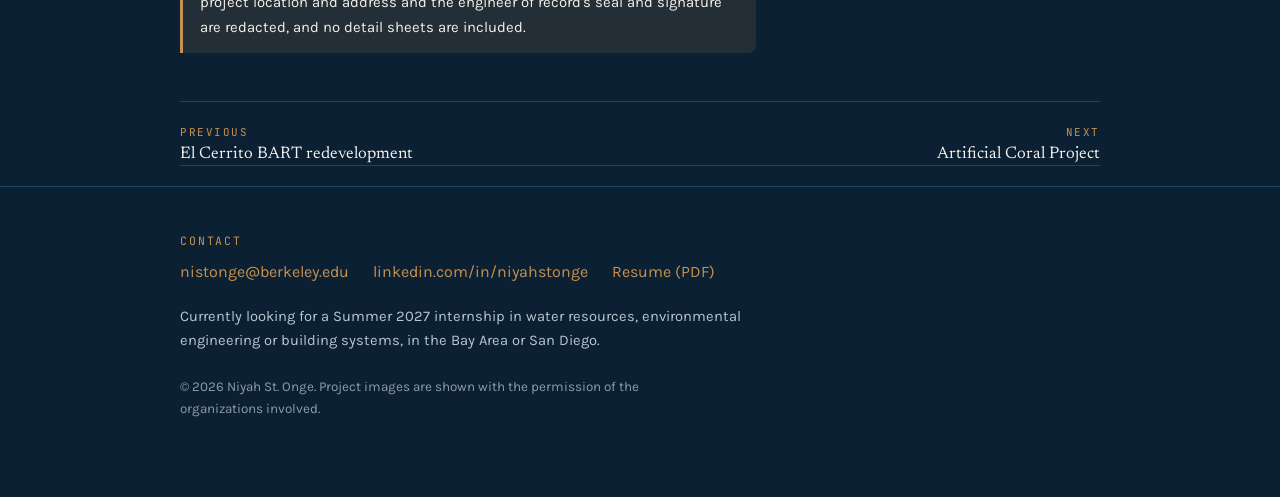
<file: retrofit.html>
<!DOCTYPE html>
<html lang="en">
<head>
<meta charset="utf-8">
<meta name="viewport" content="width=device-width, initial-scale=1">
<title>Soft-story seismic retrofit — Niyah St. Onge</title>
<meta name="description" content="Produced the plan sets, calculations and permitting documents for a mandatory soft-story retrofit in Oakland.">
<link rel="preconnect" href="https://fonts.googleapis.com">
<link rel="preconnect" href="https://fonts.gstatic.com" crossorigin>
<link rel="stylesheet" href="https://fonts.googleapis.com/css2?family=Newsreader:ital,opsz,wght@0,6..72,400;0,6..72,600;1,6..72,400&family=Karla:wght@400;500;700&family=JetBrains+Mono:wght@400;500&display=swap">
<link rel="stylesheet" href="style.css">
</head>
<body>
<nav>
  <div class="wrap">
    <a class="me" href="index.html">Niyah St. Onge</a>
    <a href="index.html#work">Work</a>
    <a href="index.html#about">About</a>
    <a href="assets/NiyahStOnge_Resume.pdf">Resume</a>
    <a href="index.html#contact">Contact</a>
  </div>
</nav>

<main class="project">
  <div class="wrap">
  <a class="back" href="index.html#work">Back to all work</a>
  <p class="kicker">Professional work</p>
  <h1>Soft-story seismic retrofit</h1>
  <p class="sub">City Structural, Inc., San Francisco &middot; Summer 2026 &middot; Layout, Microsoft Excel</p>

  <figure>
    <div class="shot"><img src="assets/city-structural-plan.jpg" alt="Proposed second floor framing plan from a soft-story seismic retrofit drawing set" loading="lazy" width="1800" height="1200"></div>
    <figcaption>Proposed second floor framing, issued under the Oakland Mandatory Soft-Story Retrofit Program. Project location and address are redacted.</figcaption>
  </figure>

  <h2>The work</h2>
  <p>Oakland's mandatory retrofit ordinance requires older buildings with soft story conditions to be strengthened in preparation for future seismic events. This sheet, taken out of a larger document, locates new shear walls, collectors, and blocking through an existing building. Using a provided template, I produced the plan sets and documentation issued for permitting and construction, ran the supporting design calculations, and checked the drawings against the governing code and ordinance requirements before they went out.</p>

  <h2>What I took from it</h2>
  <p>Although a template was used, each project differs greatly in the type and extent of retrofit required, therefore I was able to greatly improve my critical thinking skills and gained a deeper understanding of tradeoffs in development. I found the detail dependent aspect of this internship to be the most challenging. For example, adjusting a shear wall by just two feet had the potential to completely alter the shear and anchor forces, causing analysis to fail. By the end of this internship, I learned the importance of building a strong foundation, both literally and metaphorically, when planning a multi-step project like this one.</p>

  <div class="note"><p><strong>Confidentiality.</strong> This sheet is shown with my supervisor's permission. The project location and address and the engineer of record's seal and signature are redacted, and no detail sheets are included.</p></div>

  <nav class="pager">
    <a href="disc.html"><span>Previous</span>El Cerrito BART redevelopment</a>
    <a href="research.html" class="right"><span>Next</span>Artificial Coral Project</a>
  </nav>
  </div>
</main>

<footer id="contact">
  <div class="wrap">
    <p class="kicker">Contact</p>
    <div class="contact-row">
      <a href="mailto:nistonge@berkeley.edu">nistonge@berkeley.edu</a>
      <a href="https://www.linkedin.com/in/niyahstonge">linkedin.com/in/niyahstonge</a>
      <a href="assets/NiyahStOnge_Resume.pdf">Resume (PDF)</a>
    </div>
    <p>Currently looking for a Summer 2027 internship in water resources, environmental engineering or building systems, in the Bay Area or San Diego.</p>
    <p class="fineprint">&copy; 2026 Niyah St. Onge. Project images are shown with the permission of the organizations involved.</p>
  </div>
</footer>
</body>
</html>
</file>
<file: style.css>
/* =========================================================================
   Niyah St. Onge — site styles
   One dark theme. All colours are the :root block directly below, so
   changing a value there updates every page on the site.
   ========================================================================= */

:root{
  /* --- background and surfaces --- */
  --navy:#0C2033;          /* page background */
  --navy-raised:#12304B;   /* cards, image frames */
  --line:#1E4365;          /* hairline borders */

  /* --- text --- */
  --white:#F5F2EC;         /* body text and headings */
  --white-dim:#B9C6D2;     /* captions and secondary text */

  /* --- brown --- */
  --brown:#C8914F;         /* labels, links, accents */
  --brown-bright:#DCA767;  /* hover */
  --brown-deep:#8F6230;    /* button backgrounds */

  --display:'Newsreader',Georgia,'Times New Roman',serif;
  --body:'Karla','Helvetica Neue',Arial,sans-serif;
  --mono:'JetBrains Mono','SFMono-Regular',Consolas,monospace;
  --measure:64ch;

  color-scheme:dark;
}

*{box-sizing:border-box}
html{scroll-behavior:smooth}
@media (prefers-reduced-motion:reduce){html{scroll-behavior:auto}*{transition:none!important}}

body{
  margin:0;background:var(--navy);color:var(--white);
  font-family:var(--body);font-size:17px;line-height:1.65;
  -webkit-font-smoothing:antialiased;
}
img{max-width:100%;height:auto;display:block}
a{color:var(--brown)}
a:hover{color:var(--brown-bright)}
a:focus-visible,button:focus-visible{outline:2px solid var(--brown);outline-offset:3px;border-radius:3px}

.wrap{max-width:960px;margin:0 auto;
  padding-left:max(20px,env(safe-area-inset-left,0px));
  padding-right:max(20px,env(safe-area-inset-right,0px));}

/* ------------------------------------------------------------------ nav */
nav{position:sticky;top:0;z-index:20;background:var(--navy);border-bottom:1px solid var(--line)}
nav .wrap{display:flex;flex-wrap:wrap;gap:6px 20px;align-items:baseline;padding-block:13px}
nav .me{font-family:var(--display);font-weight:600;font-size:1.06rem;letter-spacing:-.01em;
  margin-right:auto;text-decoration:none;color:var(--white)}
nav a{font-size:.9rem;text-decoration:none;color:var(--white-dim)}
nav a:hover{color:var(--brown)}

/* ----------------------------------------------------------------- hero */
.hero{padding-block:62px 56px;border-bottom:1px solid var(--line)}
.hero-inner{display:flex;flex-wrap:wrap;gap:36px;align-items:center}
.portrait{position:relative;flex:0 0 196px;width:196px;height:196px;border-radius:50%;
  overflow:hidden;background:var(--navy-raised);border:1px solid var(--line)}
.portrait img{width:100%;height:100%;object-fit:cover;position:relative;z-index:1}
.portrait .monogram{position:absolute;inset:0;display:none;align-items:center;justify-content:center;
  font-family:var(--display);font-weight:600;font-size:3.5rem;letter-spacing:.02em;color:var(--brown)}
.portrait.no-photo .monogram{display:flex}
.hero-text{flex:1 1 330px;min-width:0}

h1{font-family:var(--display);font-weight:600;font-size:clamp(2.2rem,5.6vw,3.2rem);
  line-height:1.06;letter-spacing:-.025em;margin:0 0 16px;color:var(--white);text-wrap:balance}
.hero h1{position:relative;padding-bottom:15px}
.hero h1::after{content:"";position:absolute;left:0;bottom:0;width:64px;height:3px;
  background:var(--brown);border-radius:2px}
.standfirst{font-size:1.1rem;max-width:var(--measure);margin:0 0 20px;color:var(--white)}
.meta{font-family:var(--mono);font-size:.74rem;letter-spacing:.1em;text-transform:uppercase;
  color:var(--white-dim);display:flex;flex-wrap:wrap;gap:5px 16px;margin-bottom:24px}
.links{display:flex;flex-wrap:wrap;gap:9px}
.links a{display:inline-block;font-size:.92rem;font-weight:500;text-decoration:none;
  padding:9px 17px;border-radius:7px;border:1px solid var(--line);
  background:transparent;color:var(--white);transition:border-color .15s,color .15s,background .15s}
.links a:hover{border-color:var(--brown);color:var(--brown)}
.links a.primary{background:var(--brown-deep);border-color:var(--brown-deep);color:var(--white)}
.links a.primary:hover{background:var(--brown);border-color:var(--brown);color:#10263B}

/* ------------------------------------------------------------- sections */
section{padding-block:60px;border-bottom:1px solid var(--line)}
.kicker{font-family:var(--mono);font-size:.72rem;letter-spacing:.16em;text-transform:uppercase;
  color:var(--brown);margin:0 0 9px}
.section-title{font-family:var(--display);font-weight:600;color:var(--white);
  font-size:clamp(1.55rem,3.4vw,2rem);line-height:1.15;letter-spacing:-.018em;margin:0 0 28px}
h3{font-family:var(--mono);font-size:.74rem;letter-spacing:.13em;text-transform:uppercase;
  color:var(--brown);margin:30px 0 8px;font-weight:500}
p{margin:0 0 1em;max-width:var(--measure)}

ul.plain{margin:0 0 1em;padding-left:1.15em;max-width:var(--measure)}
ul.plain li{margin-bottom:.4em}
ul.plain li::marker{color:var(--brown)}

/* ---------------------------------------------------------------- cards */
.cards{display:grid;grid-template-columns:repeat(auto-fit,minmax(272px,1fr));gap:18px}
.card{display:flex;flex-direction:column;text-decoration:none;color:var(--white);
  background:var(--navy-raised);border:1px solid var(--line);border-radius:12px;overflow:hidden;
  transition:border-color .16s,transform .16s,box-shadow .16s}
.card:hover{border-color:var(--brown);transform:translateY(-2px);
  box-shadow:0 8px 26px rgba(0,0,0,.3)}

.card-media{position:relative;display:block;aspect-ratio:4/3;background:var(--navy);
  border-bottom:1px solid var(--line);overflow:hidden}
.card-media img{width:100%;height:100%;object-fit:cover;position:relative;z-index:1}
.card-fallback{position:absolute;inset:0;display:none;align-items:center;justify-content:center;
  color:var(--brown)}
.card-media.no-img .card-fallback{display:flex}
.card-fallback svg{width:46px;height:46px}
.card:hover .card-media img{opacity:.92}

.card-body{display:flex;flex-direction:column;gap:2px;padding:18px 20px 20px;flex:1}
.card-org{font-family:var(--display);font-weight:600;font-size:1.12rem;line-height:1.25;
  letter-spacing:-.012em;color:var(--white)}
.card-role{font-family:var(--mono);font-size:.68rem;letter-spacing:.13em;text-transform:uppercase;
  color:var(--brown);margin-bottom:9px}
.card-title{font-size:.97rem;font-weight:700;line-height:1.35;margin-bottom:5px;color:var(--white)}
.card-desc{font-size:.92rem;line-height:1.55;color:var(--white-dim);margin-bottom:15px}
.card-go{margin-top:auto;font-family:var(--mono);font-size:.7rem;letter-spacing:.11em;
  text-transform:uppercase;color:var(--brown)}
.card-go::after{content:" \2192"}
.card:hover .card-go{color:var(--brown-bright)}

/* -------------------------------------------------------- project pages */
main.project{padding-block:46px 20px}
.back{display:inline-block;font-family:var(--mono);font-size:.74rem;letter-spacing:.1em;
  text-transform:uppercase;text-decoration:none;color:var(--white-dim);margin-bottom:28px}
.back::before{content:"\2190  "}
.back:hover{color:var(--brown)}
main.project .sub{font-family:var(--mono);font-size:.76rem;letter-spacing:.05em;color:var(--white-dim);
  margin:0 0 30px;text-transform:uppercase;max-width:none}
main.project h2{font-family:var(--mono);font-size:.74rem;letter-spacing:.13em;text-transform:uppercase;
  color:var(--brown);margin:32px 0 8px;font-weight:500}

figure{margin:0 0 26px}
.shot{background:var(--navy-raised);border:1px solid var(--line);border-radius:10px;padding:12px}
figcaption{font-size:.87rem;color:var(--white-dim);margin-top:10px;max-width:var(--measure);font-style:italic}
.pair{display:grid;grid-template-columns:repeat(auto-fit,minmax(215px,1fr));gap:14px;align-items:center}

.note{background:rgba(200,145,79,.12);border-left:3px solid var(--brown);border-radius:0 8px 8px 0;
  padding:14px 17px;font-size:.93rem;margin:30px 0 0;max-width:var(--measure)}
.note p{margin:0;max-width:none}

.pager{display:flex;flex-wrap:wrap;gap:14px;justify-content:space-between;
  margin-top:48px;padding-top:24px;border-top:1px solid var(--line)}
.pager a{flex:1 1 220px;text-decoration:none;color:var(--white);font-family:var(--display);
  font-size:1.05rem;line-height:1.25}
.pager a.right{text-align:right}
.pager span{display:block;font-family:var(--mono);font-size:.68rem;letter-spacing:.14em;
  text-transform:uppercase;color:var(--brown);margin-bottom:4px}
.pager a:hover{color:var(--brown)}

/* --------------------------------------------------------------- footer */
footer{padding-block:44px 64px;font-size:.92rem;color:var(--white-dim);border-top:1px solid var(--line)}
footer p{max-width:var(--measure)}
.contact-row{display:flex;flex-wrap:wrap;gap:8px 24px;margin-bottom:20px;font-size:1rem}
.contact-row a{text-decoration:none}
.contact-row a:hover{text-decoration:underline}
.fineprint{margin-top:22px;font-size:.84rem;opacity:.75}

@media (max-width:520px){
  .portrait{flex-basis:136px;width:136px;height:136px}
  .portrait .monogram{font-size:2.6rem}
  .hero-inner{gap:24px}
}
</file>
